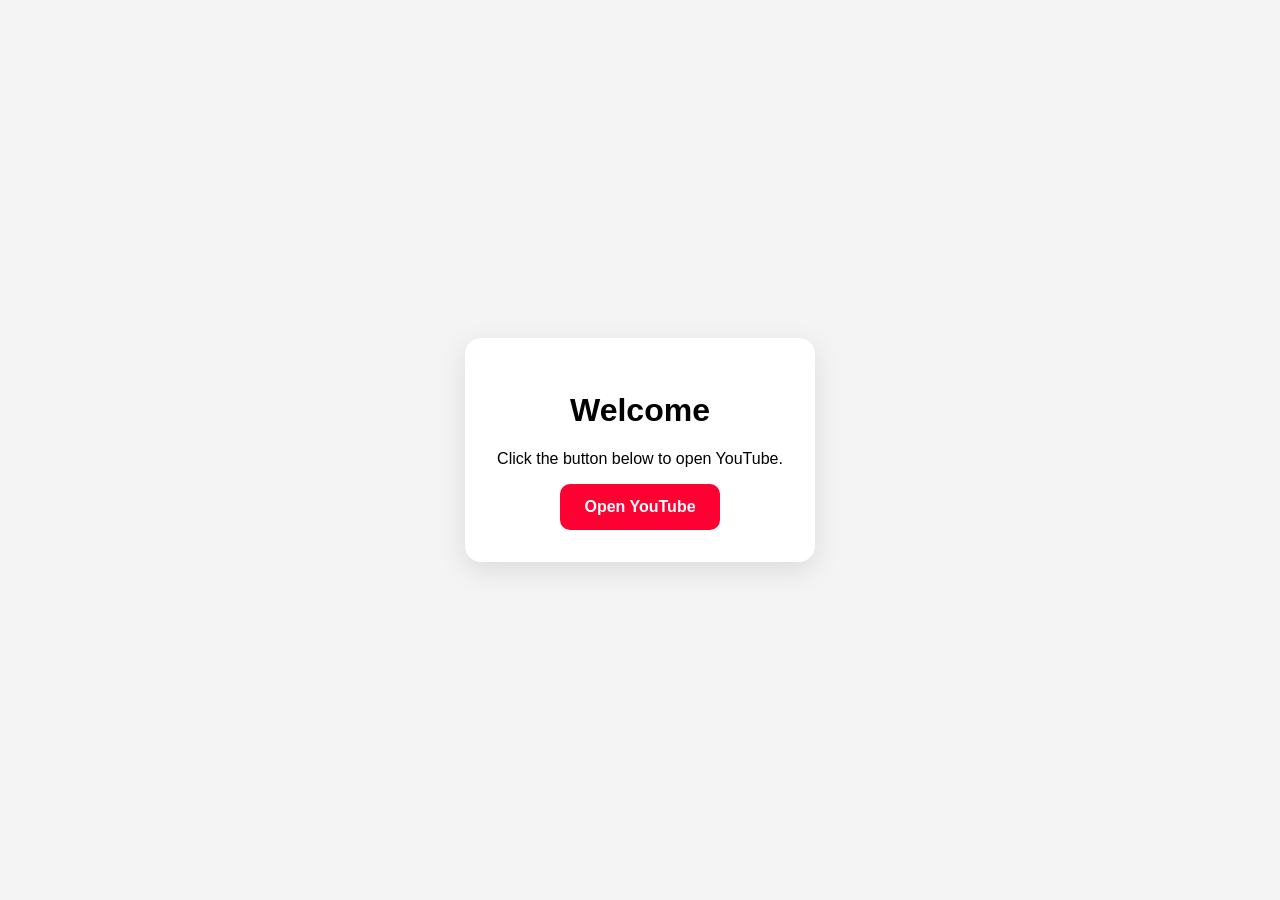
<file: 2index.html>
<!DOCTYPE html>
<html lang="en">
<head>
  <meta charset="UTF-8">
  <meta name="viewport" content="width=device-width, initial-scale=1.0">
  <title>Open YouTube</title>
  <style>
    body {
      margin: 0;
      min-height: 100vh;
      display: grid;
      place-items: center;
      font-family: Arial, sans-serif;
      background: #f4f4f5;
    }
    .card {
      text-align: center;
      padding: 32px;
      background: white;
      border-radius: 16px;
      box-shadow: 0 8px 28px rgba(0, 0, 0, 0.10);
    }
    button {
      border: 0;
      border-radius: 10px;
      padding: 14px 24px;
      background: #ff0033;
      color: white;
      font-size: 16px;
      font-weight: bold;
      cursor: pointer;
    }
    button:hover { background: #d9002b; }
  </style>
</head>
<body>
  <main class="card">
    <h1>Welcome</h1>
    <p>Click the button below to open YouTube.</p>
    <button type="button" onclick="window.location.href='https://www.youtube.com/'">
      Open YouTube
    </button>
  </main>
</body>
</html>
</file>
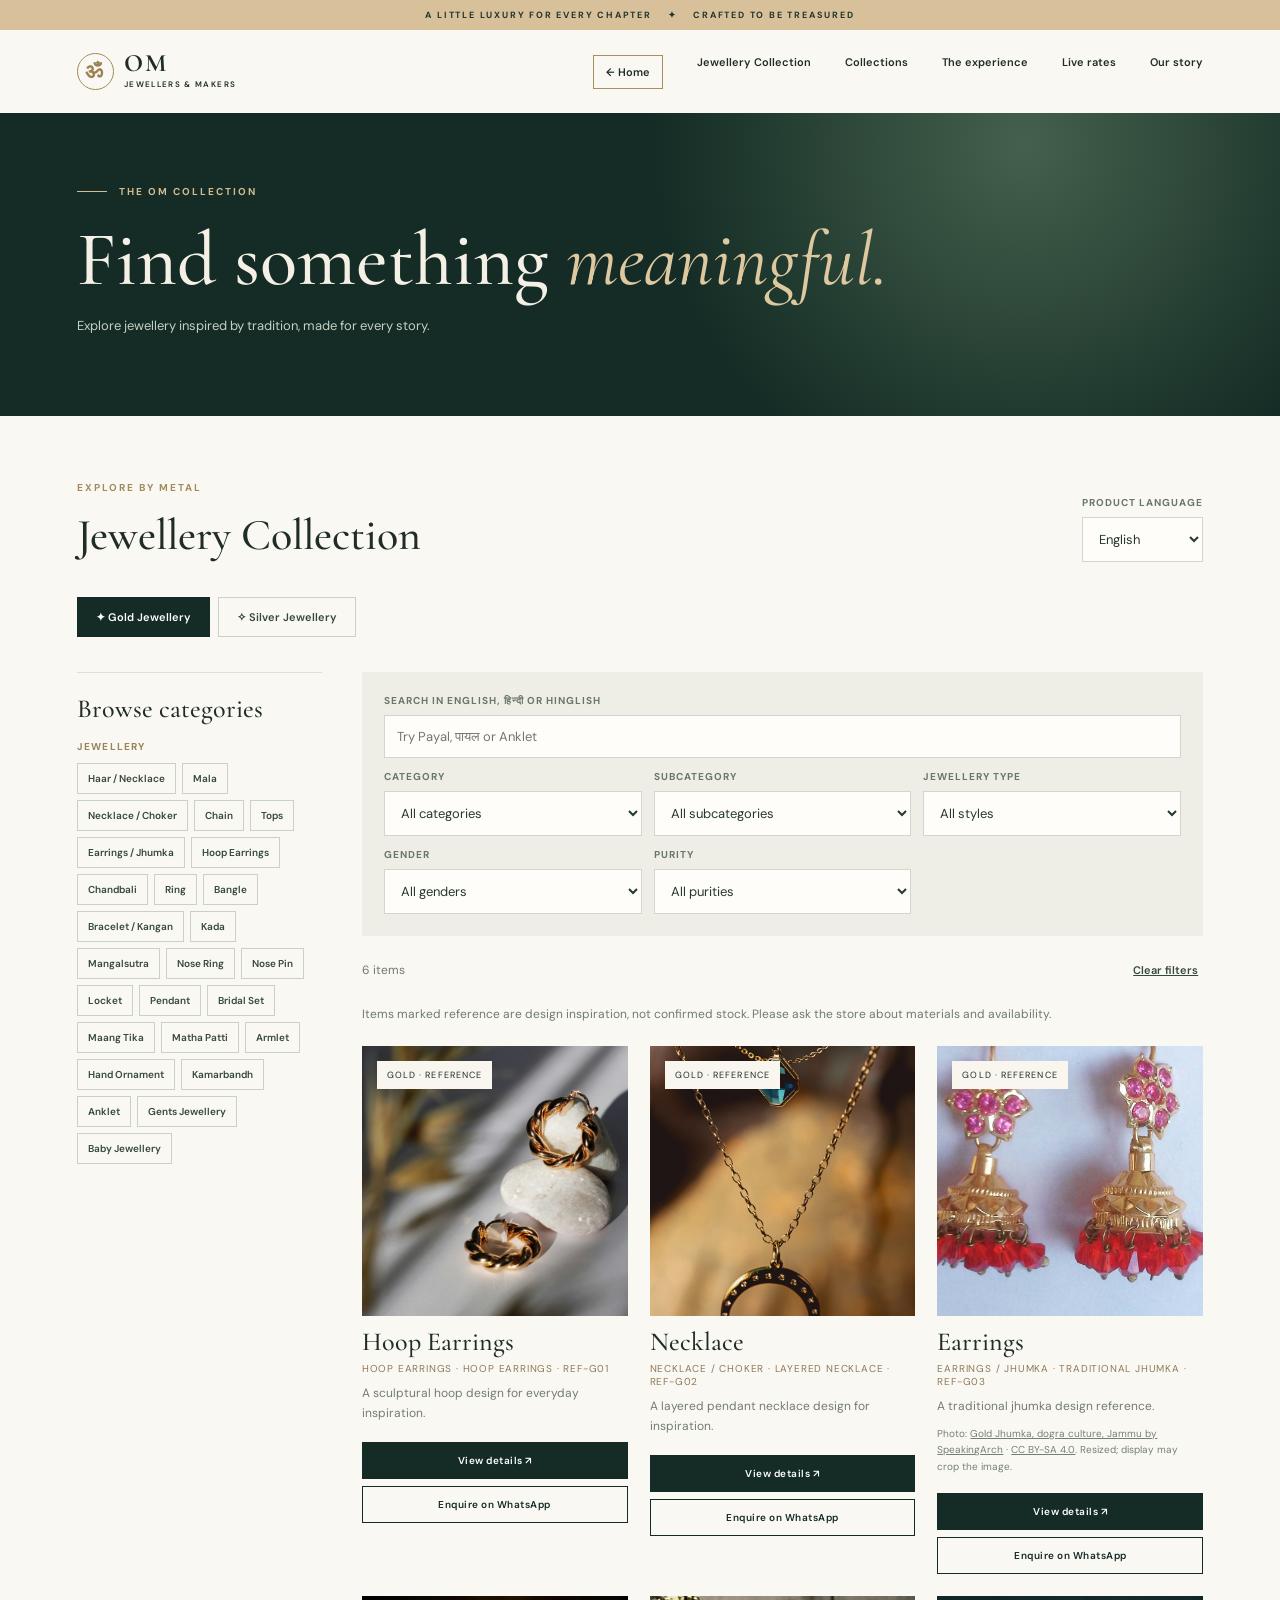
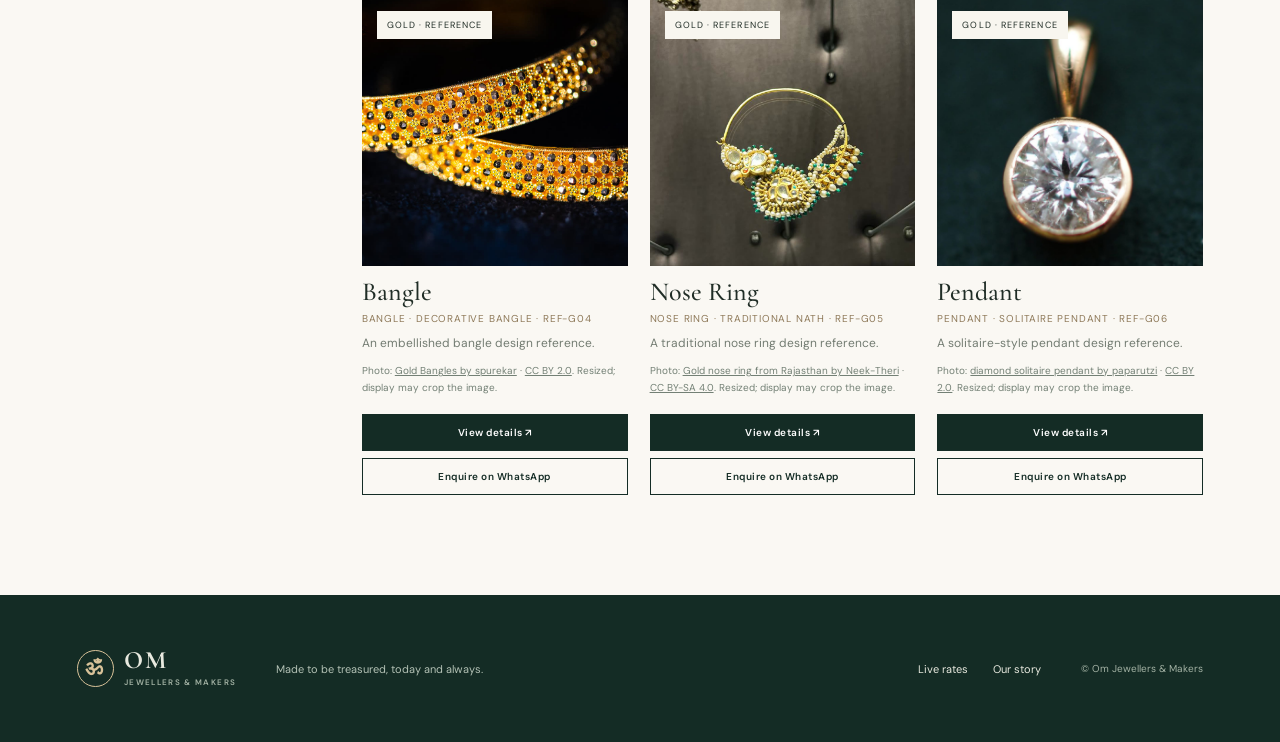
<file: catalogue.html>
<!DOCTYPE html>
<html lang="en">
<head>
  <meta charset="UTF-8"><meta name="viewport" content="width=device-width, initial-scale=1">
  <meta name="description" content="Explore the gold and silver jewellery catalogue at Om Jewellers & Makers.">
  <title>Jewellery Collection | Om Jewellers & Makers</title>
  <link rel="preconnect" href="https://fonts.googleapis.com"><link rel="preconnect" href="https://fonts.gstatic.com" crossorigin>
  <link href="https://fonts.googleapis.com/css2?family=Cormorant+Garamond:wght@400;500;600;700&family=DM+Sans:wght@400;500;600;700&display=swap" rel="stylesheet">
  <link rel="stylesheet" href="styles.css"><link rel="stylesheet" href="catalogue/catalogue.css">
  <script src="catalogue/catalogue.js" defer></script>
</head>
<body>
  <div class="announcement">A LITTLE LUXURY FOR EVERY CHAPTER <span>✦</span> CRAFTED TO BE TREASURED</div>
  <header class="header">
    <a class="logo" href="index.html#home" aria-label="Om Jewellers and Makers home"><span class="logo-mark">ॐ</span><span>OM <small>JEWELLERS & MAKERS</small></span></a>
    <nav aria-label="Main navigation"><a class="catalogue-home" href="index.html">← Home</a><a href="catalogue.html" aria-current="page">Jewellery Collection</a><a href="index.html#collection">Collections</a><a href="index.html#experience">The experience</a><a href="index.html#rates">Live rates</a><a href="index.html#story">Our story</a></nav>
  </header>
  <main>
    <section class="catalogue-hero"><div class="eyebrow"><span class="line"></span> THE OM COLLECTION</div><h1>Find something <em>meaningful.</em></h1><p>Explore jewellery inspired by tradition, made for every story.</p></section>
    <section class="catalogue-shell" id="catalogue-app" aria-label="Jewellery catalogue">
      <div class="catalogue-toolbar"><div><span class="eyebrow">EXPLORE BY METAL</span><h2>Jewellery Collection</h2></div><label class="language-label" for="language">Product language<select id="language"><option value="en">English</option><option value="hi">हिन्दी (Hindi)</option><option value="hinglish">Hinglish</option></select></label></div>
      <div class="metal-tabs" role="group" aria-label="Choose collection"><button type="button" data-collection="gold" aria-pressed="true">✦ &nbsp; Gold Jewellery</button><button type="button" data-collection="silver" aria-pressed="false">✧ &nbsp; Silver Jewellery</button></div>
      <div id="catalogue-content"><p>Loading collection…</p></div>
      <div id="product-detail" hidden></div>
    </section>
  </main>
  <footer><a class="logo footer-logo" href="index.html#home"><span class="logo-mark">ॐ</span><span>OM <small>JEWELLERS & MAKERS</small></span></a><p>Made to be treasured, today and always.</p><div><a href="index.html#rates">Live rates</a><a href="index.html#story">Our story</a></div><small>© Om Jewellers & Makers</small></footer>
</body>
</html>
</file>
<file: styles.css>
:root{--forest:#142c25;--forest-dark:#0d201a;--cream:#f5f0e6;--paper:#faf8f3;--gold:#c9a76c;--muted:#737a70;--ink:#202d26}*{box-sizing:border-box}html{scroll-behavior:smooth}body{margin:0;background:var(--paper);color:var(--ink);font-family:'DM Sans',sans-serif}a{color:inherit;text-decoration:none}button{font:inherit}img{display:block;width:100%;height:100%;object-fit:cover}h1,h2,h3,p{margin:0}h1,h2,h3{font-family:'Cormorant Garamond',serif;font-weight:500}em{font-weight:400}.announcement{background:#d8c19a;color:#24362c;text-align:center;font-size:9px;letter-spacing:.2em;font-weight:700;padding:9px}.announcement span{padding:0 12px}.header{height:83px;padding:0 6%;display:flex;align-items:center;justify-content:space-between;background:var(--paper)}.logo{display:flex;align-items:center;gap:10px;font-family:'Cormorant Garamond',serif;font-weight:700;font-size:25px;line-height:.75;letter-spacing:.08em}.logo small{display:block;font:600 8px 'DM Sans',sans-serif;letter-spacing:.17em;margin-top:7px}.logo-mark{width:37px;height:37px;border:1px solid #a38b61;border-radius:50%;display:grid;place-items:center;color:#9c8051;font-size:21px}.header nav{display:flex;gap:34px;font-size:11px;font-weight:600}.header nav a:hover,.text-link:hover{color:#af8b51}.header-link{font-size:10px;letter-spacing:.1em;text-transform:uppercase;border-bottom:1px solid #a68b5b;padding-bottom:7px}.header-link span{margin-left:15px}.hero{min-height:620px;display:grid;grid-template-columns:51% 45% 4%;background:var(--forest);color:var(--cream)}.hero-copy{padding:105px 8% 35px 12%;display:flex;flex-direction:column;align-items:flex-start}.eyebrow{font-size:10px;letter-spacing:.2em;font-weight:700;display:flex;align-items:center;gap:12px;color:#a28a5e}.hero .eyebrow,.experience .eyebrow{color:#d1b881}.line{width:30px;height:1px;background:currentColor}.hero h1{font-size:clamp(72px,7.7vw,118px);line-height:.85;letter-spacing:-.035em;margin:38px 0 28px}.hero h1 em,.experience h2 em{color:#d6c39f}.hero-copy>p{max-width:330px;font-size:14px;line-height:1.9;color:#c6d0c6}.hero-actions{display:flex;align-items:center;gap:30px;margin-top:37px}.button{display:inline-flex;align-items:center;justify-content:space-between;gap:34px;padding:17px 20px;font-size:10px;letter-spacing:.11em;text-transform:uppercase;font-weight:700;transition:transform .2s,background .2s}.button:hover{transform:translateY(-3px)}.button-light{background:#e4d3b4;color:#26392e}.text-link{font-size:10px;text-transform:uppercase;letter-spacing:.1em}.text-link span{margin-left:12px}.hero-bottom{margin-top:auto;padding-top:65px;width:100%;display:flex;align-items:center;gap:14px;color:#bdc6bc;font-size:9px;letter-spacing:.17em}.hero-rule{height:1px;background:#a5afa2;flex:1;max-width:120px}.hero-visual{position:relative;overflow:hidden;margin:20px 0}.hero-visual img{object-position:center 50%}.hero-visual:after{content:'';position:absolute;inset:0;background:linear-gradient(0deg,rgba(10,25,19,.45),transparent 35%);pointer-events:none}.hero-stamp{position:absolute;z-index:2;top:30px;right:30px;width:100px;height:100px;border:1px solid #f6f0dfaa;border-radius:50%;display:flex;flex-direction:column;align-items:center;justify-content:center;font-size:7px;letter-spacing:.18em}.hero-stamp b{font-size:25px;line-height:1.2}.image-caption{position:absolute;z-index:2;bottom:25px;left:25px;right:25px;display:flex;justify-content:space-between;font-size:9px;letter-spacing:.18em}.hero-side{writing-mode:vertical-rl;display:flex;align-items:center;justify-content:center;font-size:9px;letter-spacing:.2em;color:#b7c2b4}.rates-section{background:#eee9de;padding:75px 6%}.rates-top,.section-head{display:flex;justify-content:space-between;align-items:end;gap:30px}.rates-top h2,.section-head h2,.story h2{font-size:clamp(42px,4vw,62px);line-height:1;margin-top:20px}.rates-live{font-size:10px;letter-spacing:.12em;font-weight:700;text-align:right}.rates-live small{display:block;color:#788176;font-size:10px;font-weight:400;letter-spacing:0;margin-top:7px}.live-dot{display:inline-block;width:7px;height:7px;border-radius:50%;background:#688e62;box-shadow:0 0 0 4px #688e6222;margin-right:9px}.rates-section[data-state=error] .live-dot{background:#bd8d46}.rates-grid{display:grid;grid-template-columns:repeat(4,1fr);margin-top:35px;border:1px solid #d6d1c4}.rate-card{padding:23px;border-right:1px solid #d6d1c4}.rate-card:last-child{border:0}.rate-card>span,.product-info>div>span{font-size:9px;font-weight:700;letter-spacing:.14em;color:#a18a61}.rate-card h3{font-size:22px;margin:16px 0 6px}.rate-val{font-family:'Cormorant Garamond',serif;font-size:29px;font-weight:600}.rate-card p{font-size:10px;color:#737a70;margin-top:6px}.rates-meta{display:flex;justify-content:space-between;gap:35px;margin-top:17px;font-size:10px;color:#6d766c;line-height:1.7}.rates-meta p:last-child{max-width:600px}.rates-meta a{text-decoration:underline}.section-pad{padding:100px 6%}.section-head p{font-size:13px;color:#747a72;max-width:470px;line-height:1.8;margin-top:15px}.filters{display:flex;gap:6px;flex-wrap:wrap}.filters button{border:1px solid #ddd9ce;background:transparent;padding:10px 16px;font-size:10px;cursor:pointer;color:#4e5b51}.filters button.active,.filters button:hover{background:var(--forest);border-color:var(--forest);color:white}.product-grid{display:grid;grid-template-columns:repeat(4,1fr);gap:20px;margin-top:42px}.product[hidden]{display:none}.product-image{height:340px;position:relative;overflow:hidden;background:#e7e3db}.product-image img{transition:transform .6s}.product:hover img{transform:scale(1.06)}.product-tag,.product-number{position:absolute;top:15px;font-size:9px;letter-spacing:.12em;background:#f8f6ef;padding:8px 10px}.product-tag{left:15px}.product-number{right:15px;background:#f8f6efaa}.product-info{display:flex;justify-content:space-between;align-items:end;margin-top:20px}.product-info h3{font-size:24px;margin-top:7px}.product-arrow{font-size:20px;color:#a28a5e}.product>p,.collection-note{color:#81857e;font-size:11px;margin-top:7px}.collection-note{margin-top:28px}.experience{background:var(--forest-dark);color:#f4f0e6;display:grid;grid-template-columns:1fr 1fr;min-height:560px;overflow:hidden}.experience-copy{padding:110px 12%}.experience h2{font-size:clamp(58px,6vw,85px);line-height:.9;margin:32px 0}.experience-copy p{color:#b6c2b7;font-size:13px;line-height:1.9;max-width:360px}.experience-hint{font-size:9px;letter-spacing:.16em;color:#cfbc97;margin-top:38px}.experience-hint span{font-size:20px;vertical-align:middle;margin-right:10px}.viewer-wrap{position:relative;min-height:500px;background:radial-gradient(circle,#2d4438 0%,#12271e 55%,#0d201a 80%)}#ring-viewer{position:absolute;inset:0;z-index:2;cursor:grab;touch-action:none}#ring-viewer:active{cursor:grabbing}#ring-viewer canvas{width:100%;height:100%;display:block}.viewer-orbit{position:absolute;left:50%;top:50%;width:360px;height:360px;border:1px solid #d2c49b22;border-radius:50%;transform:translate(-50%,-50%)}.orbit-two{width:450px;height:450px}.viewer-label{position:absolute;bottom:25px;right:30px;font-size:9px;letter-spacing:.17em;color:#adbead}.viewer-label span{margin:0 15px;color:#c5a970}.viewer-fallback{position:absolute;inset:0;display:grid;place-items:center;perspective:800px}.viewer-fallback[hidden]{display:none}.fallback-band{position:relative;width:210px;height:210px;border:22px solid #c59e58;border-radius:50%;transform:rotateX(24deg) rotateY(-24deg) rotateZ(-18deg);box-shadow:inset 4px 5px 8px #fff1b7, inset -6px -5px 9px #62471f, 4px 7px 0 #7d5a2c, 10px 15px 24px #0008;animation:ring-float 5s ease-in-out infinite}.fallback-band span{position:absolute;top:-58px;left:50%;width:65px;height:65px;transform:translateX(-50%) rotate(45deg);background:linear-gradient(135deg,#fff,#c3b99c 45%,#fff9e6 50%,#948663);border:5px solid #d6b271;box-shadow:0 4px 10px #0006}@keyframes ring-float{50%{transform:rotateX(15deg) rotateY(15deg) rotateZ(-12deg) translateY(-10px)}}.story{display:grid;grid-template-columns:1fr 1fr;gap:10%;align-items:center}.story-image{height:570px;position:relative}.story-image span{position:absolute;bottom:25px;left:25px;color:white;font-size:10px;letter-spacing:.16em;line-height:1.7}.story-copy{max-width:480px}.story-copy p{font-size:13px;line-height:1.9;color:#6e786f;margin-top:24px}.button-dark{background:var(--forest);color:white;margin-top:32px}.closing{background:#ded0b4;display:flex;justify-content:center;align-items:center;gap:35px;padding:45px 20px;color:#344939}.closing p{font:italic 30px 'Cormorant Garamond',serif;text-align:center}.closing span{color:#a98951}footer{background:var(--forest);color:#e8e9df;padding:55px 6%;display:flex;align-items:center;gap:40px}footer p{font-size:11px;color:#b3c1b5}footer div{margin-left:auto;display:flex;gap:25px;font-size:11px}footer small{color:#a3b2a4;font-size:10px}.footer-logo .logo-mark{color:#d8c299;border-color:#d8c299}@media(max-width:900px){.header nav{gap:15px}.header-link{display:none}.hero{grid-template-columns:1fr 1fr}.hero-side{display:none}.hero-copy{padding:80px 8% 30px}.hero h1{font-size:75px}.rates-grid,.product-grid{grid-template-columns:repeat(2,1fr)}.rate-card:nth-child(2){border-right:0}.rate-card:nth-child(-n+2){border-bottom:1px solid #d6d1c4}.rates-meta{flex-direction:column;gap:5px}footer{flex-wrap:wrap}footer div{margin-left:0}}@media(max-width:600px){.announcement{font-size:8px;letter-spacing:.1em}.header{height:auto;min-height:72px;padding:15px 5%;flex-wrap:wrap;gap:18px}.header nav{width:100%;justify-content:space-between;gap:5px;font-size:10px}.hero{display:flex;flex-direction:column}.hero-copy{padding:70px 7% 35px}.hero h1{font-size:68px}.hero-bottom{padding-top:45px}.hero-visual{height:410px;margin:0 15px 15px}.hero-stamp{width:75px;height:75px}.rates-section,.section-pad{padding:70px 5%}.rates-top,.section-head{align-items:flex-start;flex-direction:column}.rates-live{text-align:left}.rate-card{padding:17px 12px}.rate-card h3{font-size:19px}.rate-val{font-size:24px}.product-grid{gap:24px 12px}.product-image{height:240px}.product-info h3{font-size:20px}.experience{grid-template-columns:1fr}.experience-copy{padding:75px 7% 20px}.viewer-wrap{min-height:380px}.viewer-orbit{width:260px;height:260px}.orbit-two{width:330px;height:330px}.story{grid-template-columns:1fr;gap:45px}.story-image{height:400px}.closing p{font-size:24px}footer{gap:25px}footer div{width:100%}}@media(prefers-reduced-motion:reduce){*,*:before,*:after{scroll-behavior:auto!important;transition:none!important;animation:none!important}}

@media(max-width:600px){.header nav{justify-content:flex-start;flex-wrap:wrap;gap:10px 14px}}

.collection-footer{display:flex;justify-content:space-between;align-items:center;gap:20px;margin-top:28px}.collection-footer .collection-note{margin:0}.collection-view-all{display:inline-flex;align-items:center;gap:28px;padding:13px 18px;background:var(--forest);color:white;font-size:10px;font-weight:700;letter-spacing:.1em;text-transform:uppercase;white-space:nowrap}.collection-view-all:hover{background:#355044}.collection-view-all:focus-visible,.catalogue-home:focus-visible{outline:2px solid #ad8b4f;outline-offset:3px}.catalogue-home{border:1px solid #a88e60;padding:9px 12px;white-space:nowrap}@media(max-width:600px){.collection-footer{align-items:flex-start;flex-direction:column}}

.rates-actions{display:flex;flex-wrap:wrap;gap:12px 24px;margin-top:18px}.rates-actions a{color:#254433;font-size:11px;font-weight:700;text-decoration:underline;text-underline-offset:4px}.rates-actions a:focus-visible{outline:2px solid #ad8b4f;outline-offset:4px}
</file>
<file: catalogue/catalogue.css>
.catalogue-hero{background:var(--forest);color:var(--cream);padding:72px 6% 82px;background-image:radial-gradient(circle at 80% 10%,#45604c 0%,transparent 35%)}.catalogue-hero .eyebrow{color:#d3bc91}.catalogue-hero h1{font-size:clamp(54px,6vw,90px);line-height:1;margin:24px 0 18px}.catalogue-hero h1 em{color:#ddc8a0}.catalogue-hero p{color:#c4d0c4;font-size:13px}.catalogue-shell{padding:65px 6% 100px;min-height:550px}.catalogue-toolbar{display:flex;justify-content:space-between;align-items:end;gap:20px}.catalogue-toolbar h2{font-size:44px;margin-top:14px}.language-label,.control-label{font-size:10px;font-weight:700;text-transform:uppercase;letter-spacing:.1em;color:#69776a;display:grid;gap:8px}.language-label select,.control-label select,.control-label input,.enquiry-form input,.enquiry-form textarea{border:1px solid #d3d6cd;background:#fffdf9;padding:12px;color:#253a2d;font:13px 'DM Sans',sans-serif;min-width:0}.metal-tabs{display:flex;gap:8px;margin:35px 0}.metal-tabs button,.category-chip,.clear-filters{cursor:pointer;font:600 11px 'DM Sans',sans-serif;border:1px solid #cbd1c7;color:#34483b;background:transparent;padding:12px 18px}.metal-tabs button[aria-pressed=true],.category-chip[aria-pressed=true]{background:var(--forest);color:#fff;border-color:var(--forest)}.catalogue-layout{display:grid;grid-template-columns:245px minmax(0,1fr);gap:40px}.catalogue-sidebar{border-top:1px solid #dedfd6;padding-top:20px}.catalogue-sidebar h3{font-size:26px;margin-bottom:16px}.category-group{margin-bottom:25px}.category-group h4{font-size:10px;letter-spacing:.12em;text-transform:uppercase;color:#9b825b;margin:0 0 10px}.category-list{display:flex;flex-wrap:wrap;gap:6px}.category-chip{padding:8px 10px;text-align:left;font-size:10px}.catalogue-main{min-width:0}.filter-grid{display:grid;grid-template-columns:repeat(3,minmax(0,1fr));gap:12px;padding:22px;background:#eeeee7}.filter-grid .search-field{grid-column:span 3}.filter-bottom{display:flex;align-items:center;justify-content:space-between;gap:10px;margin:22px 0}.results-count,.catalogue-disclaimer,.empty-state{font-size:12px;color:#6f7a70;line-height:1.7}.clear-filters{border:0;text-decoration:underline;padding:5px;background:none}.catalogue-products{display:grid;grid-template-columns:repeat(3,minmax(0,1fr));gap:22px}.catalogue-card{min-width:0}.catalogue-card .product-image{height:270px}.catalogue-card h3{font-size:26px;margin:10px 0 5px}.catalogue-card .card-meta{font-size:10px;color:#8e7959;letter-spacing:.08em;text-transform:uppercase}.catalogue-card p{font-size:12px;color:#737c72;line-height:1.65;margin:9px 0}.catalogue-actions{display:flex;flex-direction:column;gap:7px;margin-top:18px}.catalogue-actions a,.catalogue-actions button,.detail-actions a,.detail-actions button,.enquiry-form button{border:1px solid var(--forest);background:var(--forest);color:white;padding:11px 13px;text-align:center;font:600 10px 'DM Sans',sans-serif;letter-spacing:.05em;cursor:pointer;text-decoration:none}.catalogue-actions .secondary,.detail-actions .secondary{background:transparent;color:var(--forest)}.catalogue-actions button:disabled,.detail-actions button:disabled,.enquiry-form button:disabled{opacity:.55;cursor:not-allowed}.catalogue-disclaimer{margin:0 0 22px}.empty-state{background:#eeeee7;padding:28px}.detail-back{border:0;background:none;padding:0;color:#586c5a;cursor:pointer;font:600 12px 'DM Sans',sans-serif;margin-bottom:25px}.detail-grid{display:grid;grid-template-columns:1fr 1fr;gap:7%;align-items:start}.detail-image{height:560px;background:#eae8e0}.detail-image img{object-fit:cover}.detail-images{display:grid;grid-template-columns:repeat(4,1fr);gap:8px;margin-top:8px}.detail-images img{height:100px}.detail-copy .eyebrow{margin-bottom:15px}.detail-copy h2{font-size:55px;line-height:1}.detail-copy>p{font-size:13px;color:#6c796e;line-height:1.8;margin:18px 0}.detail-specs{margin:20px 0;border-top:1px solid #ddd}.detail-specs div{display:flex;justify-content:space-between;gap:20px;border-bottom:1px solid #ddd;padding:12px 0;font-size:12px}.detail-specs dt{color:#778179}.detail-specs dd{text-align:right;margin:0}.detail-actions{display:flex;flex-wrap:wrap;gap:8px}.enquiry-form{margin-top:30px;padding:25px;background:#eeeee7;display:grid;gap:12px}.enquiry-form h3{font-size:27px}.enquiry-form p{font-size:12px;line-height:1.7;color:#6c796e}.enquiry-form label{display:grid;gap:5px;font-size:11px;font-weight:600}.enquiry-form textarea{min-height:90px;resize:vertical}.form-status{font-size:12px;color:#596d5b}.catalogue-loading-error{padding:25px;background:#eeeee7}a:focus-visible,button:focus-visible,select:focus-visible,input:focus-visible,textarea:focus-visible{outline:2px solid #ad8b4f;outline-offset:3px}@media(max-width:900px){.catalogue-layout{grid-template-columns:1fr}.catalogue-products{grid-template-columns:repeat(2,minmax(0,1fr))}.catalogue-sidebar{order:0}.detail-image{height:450px}}@media(max-width:600px){.catalogue-hero{padding:55px 5%}.catalogue-shell{padding:50px 5% 70px}.catalogue-toolbar{align-items:start;flex-direction:column}.catalogue-toolbar h2{font-size:36px}.metal-tabs button{flex:1;padding:13px 6px}.filter-grid{grid-template-columns:repeat(2,minmax(0,1fr));padding:14px}.filter-grid .search-field{grid-column:span 2}.catalogue-products{gap:15px}.catalogue-card .product-image{height:220px}.catalogue-card h3{font-size:22px}.detail-grid{grid-template-columns:1fr;gap:28px}.detail-image{height:380px}.detail-copy h2{font-size:43px}}

.catalogue-card a.product-image{display:block}
.photo-credit{font-size:10px!important;line-height:1.5;color:#738075!important}.photo-credit a{text-decoration:underline}
</file>
